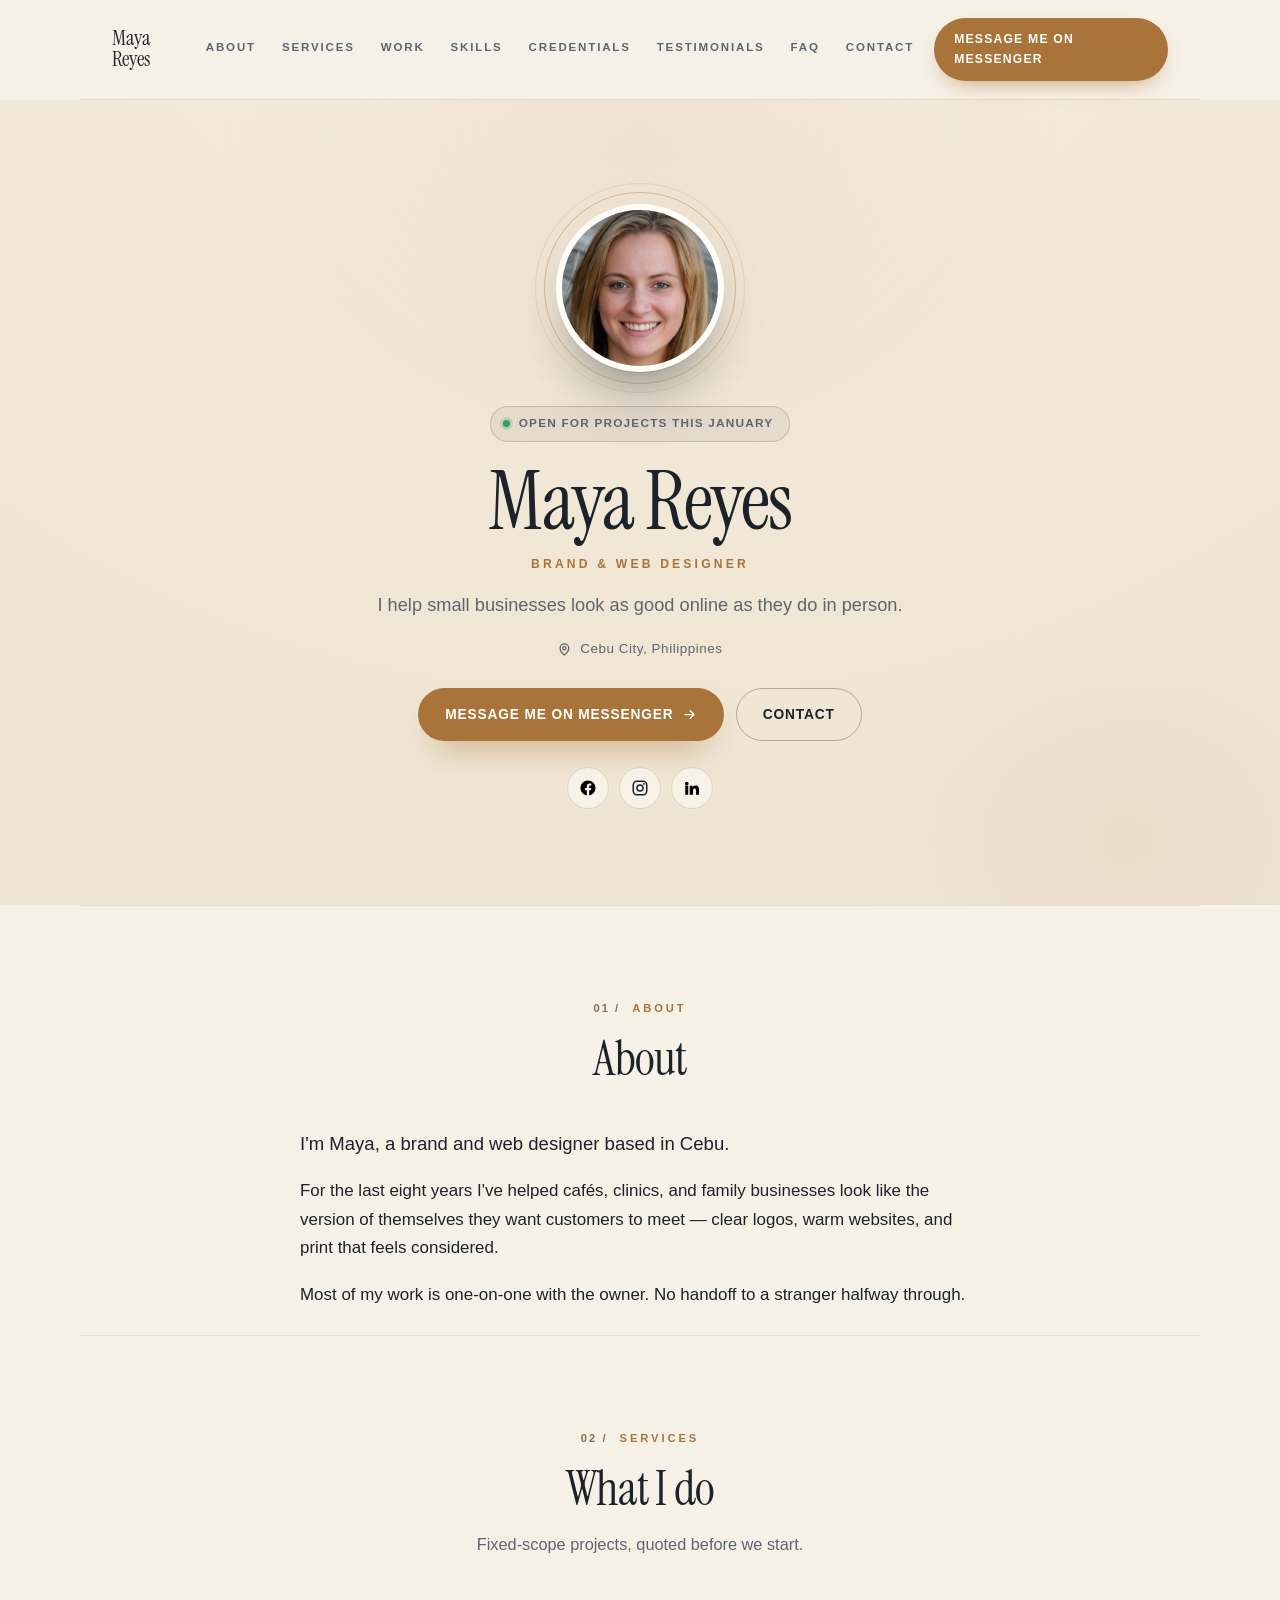
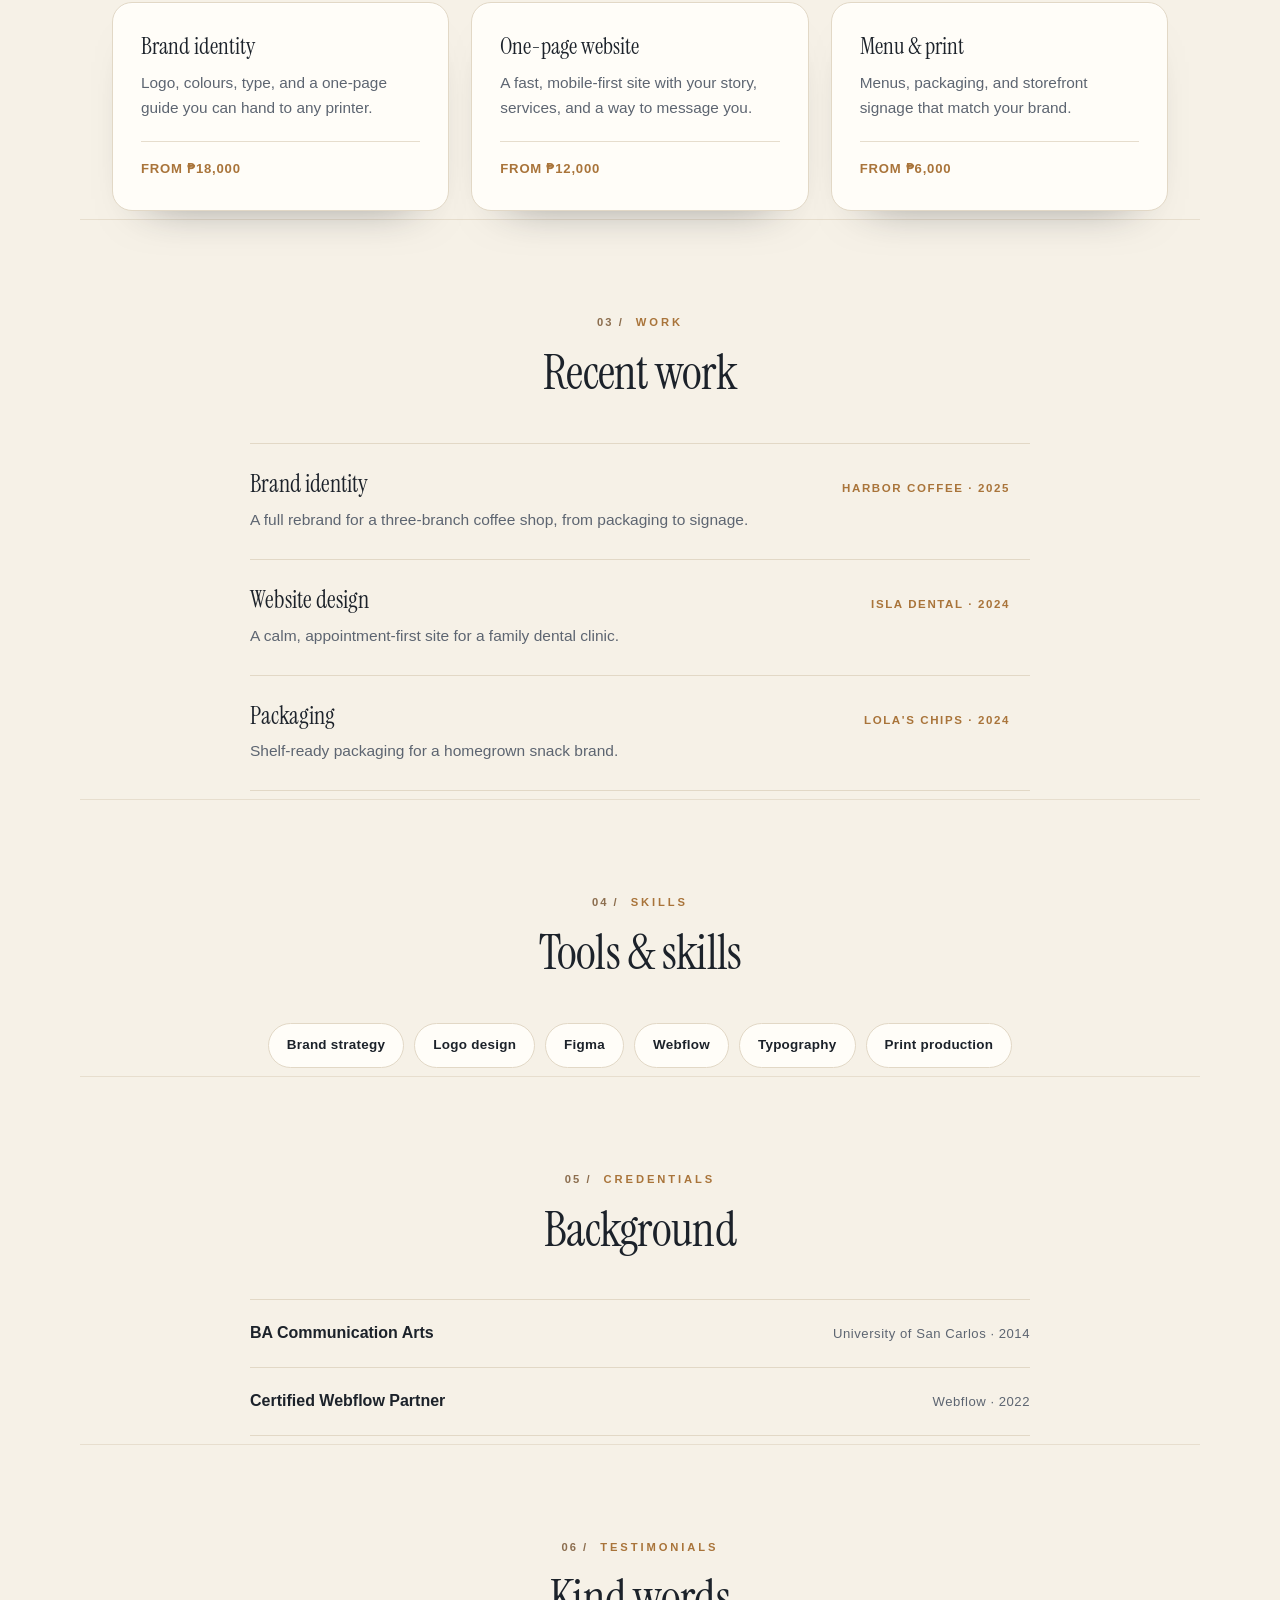
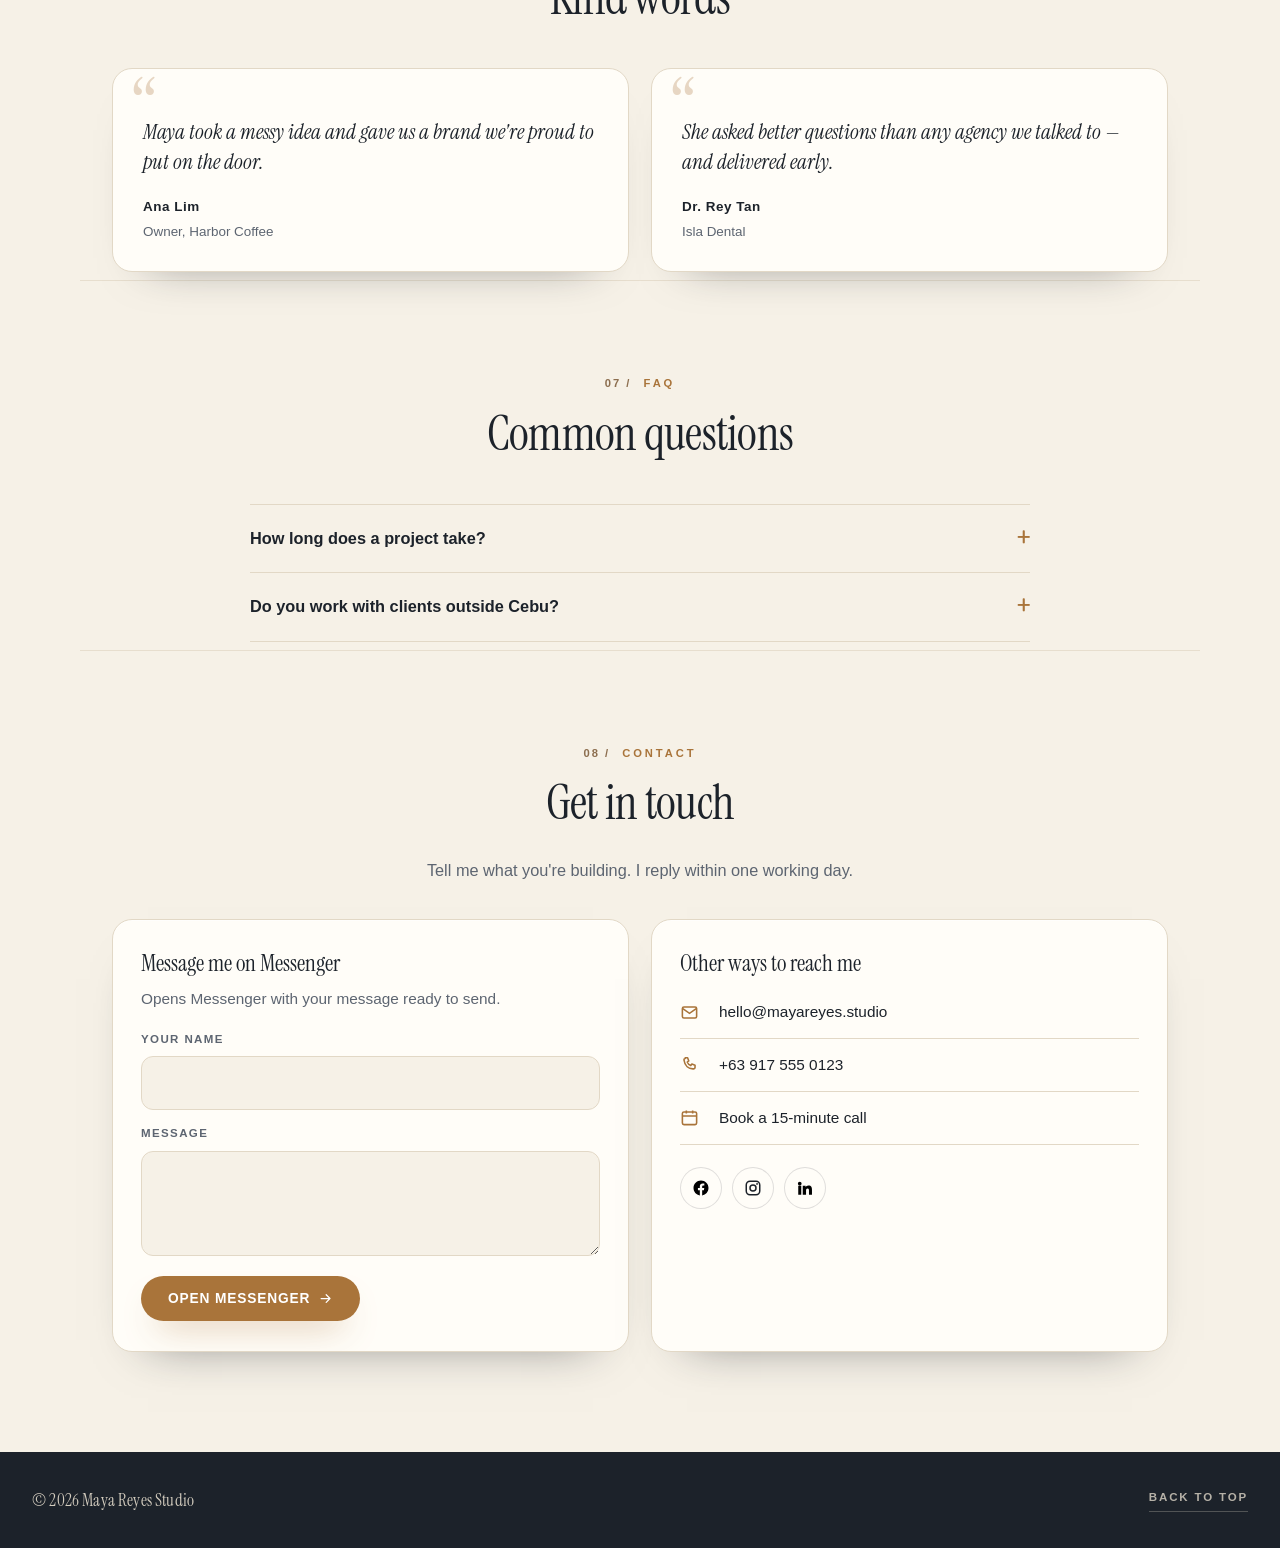
<file: templates/profile/style1/index.html>
<!DOCTYPE html>
<html lang="en">
<head>
  <meta charset="UTF-8">
  <meta name="viewport" content="width=device-width, initial-scale=1">
  <title>Profile</title>
  <meta name="description" content="">
  <link rel="stylesheet" href="style.css">
</head>
<body>
  <div id="rp-app"></div>
  <script src="assets/rp-profile.js"></script>
  <script src="main.js"></script>
  <script src="assets/rp-site-link.js" defer></script>
</body>
</html>
</file>
<file: templates/profile/style1/style.css>
/* style1 — Identity: warm, centred, quietly luxurious. */

@font-face {
  font-family: 'Instrument Serif';
  font-style: normal;
  font-weight: 400;
  font-display: swap;
  src: url('assets/instrument-serif-400.woff2') format('woff2');
  unicode-range: U+0000-00FF, U+0131, U+0152-0153, U+02BB-02BC, U+02C6, U+02DA, U+02DC, U+0304, U+0308, U+0329, U+2000-206F, U+20AC, U+2122, U+2191, U+2193, U+2212, U+2215, U+FEFF, U+FFFD;
}
@font-face {
  font-family: 'Instrument Serif';
  font-style: normal;
  font-weight: 400;
  font-display: swap;
  src: url('assets/instrument-serif-400-ext.woff2') format('woff2');
  unicode-range: U+0100-02BA, U+02BD-02C5, U+02C7-02CC, U+02CE-02D7, U+02DD-02FF, U+0304, U+0308, U+0329, U+1D00-1DBF, U+1E00-1E9F, U+1EF2-1EFF, U+2020, U+20A0-20AB, U+20AD-20C4, U+2113, U+2C60-2C7F, U+A720-A7FF;
}
@font-face {
  font-family: 'Instrument Serif';
  font-style: italic;
  font-weight: 400;
  font-display: swap;
  src: url('assets/instrument-serif-400-italic.woff2') format('woff2');
  unicode-range: U+0000-00FF, U+0131, U+0152-0153, U+02BB-02BC, U+02C6, U+02DA, U+02DC, U+0304, U+0308, U+0329, U+2000-206F, U+20AC, U+2122, U+2191, U+2193, U+2212, U+2215, U+FEFF, U+FFFD;
}

:root {
  --pf-bg: #f6f1e7;
  --pf-ink: #1c222a;
  --pf-muted: #5d6571;
  --pf-line: #e2d8c6;
  --pf-card: #fffdf8;
  --pf-accent: #a9743a;
  --pf-accent-ink: #ffffff;
  --pf-hero-bg: radial-gradient(90% 120% at 50% -30%, #fbf5e9 0%, #f1e8d7 52%, #efe5d3 100%);
  --pf-hero-ink: #1c222a;
  --pf-hero-muted: #5d6571;
  --pf-footer-bg: #1c222a;
  --pf-footer-ink: #f1e8d7;
  --pf-radius: 20px;
  --pf-max: 1120px;
  --pf-display: 'Instrument Serif', ui-serif, Georgia, 'Times New Roman', serif;
  --pf-body: -apple-system, BlinkMacSystemFont, 'Segoe UI', Roboto, 'Helvetica Neue', Arial, sans-serif;
}

*, *::before, *::after { box-sizing: border-box; }
html { scroll-behavior: smooth; }
body {
  margin: 0;
  background: var(--pf-bg);
  color: var(--pf-ink);
  font-family: var(--pf-body);
  font-size: 16px;
  line-height: 1.68;
  -webkit-font-smoothing: antialiased;
  text-rendering: optimizeLegibility;
}
img { max-width: 100%; display: block; }
a { color: inherit; }
::selection { background: color-mix(in srgb, var(--pf-accent) 26%, transparent); }
.pf-sr {
  position: absolute; width: 1px; height: 1px; padding: 0; margin: -1px;
  overflow: hidden; clip: rect(0 0 0 0); white-space: nowrap; border: 0;
}
.pf-icon { width: 1.1em; height: 1.1em; display: inline-block; vertical-align: -0.15em; flex: none; }
.pf-icon--inline { margin-right: 8px; }
.pf-icon--btn { margin-left: 8px; transition: transform .2s ease; }
.pf-btn:hover .pf-icon--btn { transform: translateX(3px); }

/* nav */
.pf-nav {
  position: sticky; top: 0; z-index: 20;
  display: flex; align-items: center; justify-content: space-between; gap: 20px;
  max-width: var(--pf-max); margin: 0 auto; padding: 18px 32px;
  background: color-mix(in srgb, var(--pf-bg) 76%, transparent);
  -webkit-backdrop-filter: blur(14px) saturate(1.1);
  backdrop-filter: blur(14px) saturate(1.1);
  border-bottom: 1px solid color-mix(in srgb, var(--pf-line) 90%, transparent);
}
.pf-nav__brand {
  font-family: var(--pf-display); font-size: 1.34rem; font-weight: 400;
  text-decoration: none; letter-spacing: .005em; line-height: 1;
}
.pf-nav__links { display: flex; gap: 26px; font-size: .72rem; letter-spacing: .16em; text-transform: uppercase; }
.pf-nav__links a {
  text-decoration: none; color: var(--pf-muted); font-weight: 600;
  padding-bottom: 3px; border-bottom: 1px solid transparent;
  transition: color .18s ease, border-color .18s ease;
}
.pf-nav__links a:hover { color: var(--pf-ink); border-bottom-color: var(--pf-accent); }
.pf-nav__cta {
  text-decoration: none; font-size: .76rem; font-weight: 700; letter-spacing: .1em;
  text-transform: uppercase; padding: 11px 20px; border-radius: 999px;
  background: var(--pf-accent); color: var(--pf-accent-ink);
  box-shadow: 0 10px 24px -12px color-mix(in srgb, var(--pf-accent) 80%, transparent);
  transition: transform .18s ease, box-shadow .18s ease;
}
.pf-nav__cta:hover {
  transform: translateY(-1px);
  box-shadow: 0 16px 30px -12px color-mix(in srgb, var(--pf-accent) 80%, transparent);
}

/* hero */
.pf-hero {
  position: relative; overflow: hidden; isolation: isolate;
  background: var(--pf-hero-bg);
  color: var(--pf-hero-ink);
  padding: 104px 32px 96px;
}
.pf-hero::after {
  content: ''; position: absolute; inset: 0; z-index: -1; pointer-events: none;
  background:
    radial-gradient(46% 60% at 50% 4%, color-mix(in srgb, var(--pf-accent) 10%, transparent), transparent 72%),
    radial-gradient(30% 40% at 88% 92%, color-mix(in srgb, var(--pf-accent) 7%, transparent), transparent 70%);
}
.pf-hero__cover {
  position: absolute; inset: 0; z-index: -1;
  background-size: cover; background-position: center;
  opacity: .16; filter: saturate(.85) contrast(1.02);
  -webkit-mask-image: linear-gradient(180deg, #000 30%, transparent 100%);
  mask-image: linear-gradient(180deg, #000 30%, transparent 100%);
}
.pf-hero__inner {
  position: relative; max-width: 820px; margin: 0 auto;
  display: flex; flex-direction: column; align-items: center; text-align: center;
}
.pf-hero__media { position: relative; margin-bottom: 34px; }
.pf-hero__media::before {
  content: ''; position: absolute; inset: -12px; border-radius: 50%;
  border: 1px solid color-mix(in srgb, var(--pf-accent) 40%, transparent);
}
.pf-hero__media::after {
  content: ''; position: absolute; inset: -21px; border-radius: 50%;
  border: 1px solid color-mix(in srgb, var(--pf-accent) 16%, transparent);
}
.pf-hero__photo {
  width: 168px; height: 168px; border-radius: 50%; object-fit: cover;
  border: 6px solid var(--pf-card);
  box-shadow:
    0 1px 0 color-mix(in srgb, var(--pf-ink) 12%, transparent),
    0 34px 60px -28px color-mix(in srgb, var(--pf-ink) 65%, transparent);
  background: var(--pf-card);
}
.pf-hero__photo--mono {
  display: grid; place-items: center;
  font-family: var(--pf-display); font-size: 3rem; font-weight: 400;
  color: var(--pf-accent); background: var(--pf-card); letter-spacing: .02em;
}
.pf-pill {
  display: inline-flex; align-items: center; gap: 9px;
  margin: 0 0 20px; padding: 7px 16px 7px 12px; border-radius: 999px;
  font-size: .74rem; font-weight: 600; letter-spacing: .1em; text-transform: uppercase;
  background: color-mix(in srgb, var(--pf-hero-ink) 5%, transparent);
  color: var(--pf-hero-muted);
  border: 1px solid color-mix(in srgb, var(--pf-hero-ink) 18%, transparent);
  -webkit-backdrop-filter: blur(8px);
  backdrop-filter: blur(8px);
}
.pf-pill__dot {
  width: 7px; height: 7px; border-radius: 50%; background: #2f9e63;
  box-shadow: 0 0 0 3px color-mix(in srgb, #2f9e63 22%, transparent);
}
.pf-hero__name {
  margin: 0 0 14px; font-family: var(--pf-display);
  font-size: clamp(3.1rem, 7.6vw, 5.1rem); line-height: .96; font-weight: 400;
  letter-spacing: -.022em;
}
.pf-hero__headline {
  margin: 0 0 16px; font-size: .76rem; font-weight: 700;
  letter-spacing: .26em; text-transform: uppercase; color: var(--pf-accent);
}
.pf-hero__tagline {
  margin: 0 auto 18px; max-width: 54ch; font-size: 1.14rem; line-height: 1.6;
  color: var(--pf-hero-muted);
}
.pf-hero__location {
  display: inline-flex; align-items: center; margin: 0 0 28px;
  font-size: .84rem; letter-spacing: .04em; color: var(--pf-hero-muted);
}
.pf-hero__actions { display: flex; flex-wrap: wrap; justify-content: center; gap: 12px; margin-bottom: 26px; }

.pf-btn {
  display: inline-flex; align-items: center; justify-content: center;
  padding: 14px 26px; border-radius: 999px; border: 1px solid transparent;
  font-size: .86rem; font-weight: 700; letter-spacing: .06em; text-transform: uppercase;
  text-decoration: none; cursor: pointer;
  transition: transform .2s ease, box-shadow .2s ease, background .2s ease, color .2s ease, border-color .2s ease;
}
.pf-btn:hover { transform: translateY(-2px); }
.pf-btn--solid {
  background: var(--pf-accent); color: var(--pf-accent-ink);
  box-shadow: 0 18px 34px -18px color-mix(in srgb, var(--pf-accent) 85%, transparent);
}
.pf-btn--solid:hover { box-shadow: 0 24px 40px -18px color-mix(in srgb, var(--pf-accent) 90%, transparent); }
.pf-btn--ghost {
  background: transparent; border-color: color-mix(in srgb, var(--pf-hero-ink) 30%, transparent);
  color: var(--pf-hero-ink);
}
.pf-btn--ghost:hover { border-color: var(--pf-hero-ink); background: color-mix(in srgb, var(--pf-hero-ink) 6%, transparent); }

.pf-social { display: flex; flex-wrap: wrap; gap: 10px; }
.pf-social--hero { justify-content: center; }
.pf-social__link {
  display: inline-flex; align-items: center; justify-content: center;
  width: 42px; height: 42px; border-radius: 50%;
  background: color-mix(in srgb, var(--pf-card) 55%, transparent);
  color: var(--pf-ink); border: 1px solid color-mix(in srgb, var(--pf-ink) 14%, transparent);
  text-decoration: none;
  transition: background .2s ease, color .2s ease, transform .2s ease, border-color .2s ease;
}
.pf-social__link:hover {
  background: var(--pf-accent); color: var(--pf-accent-ink);
  border-color: var(--pf-accent); transform: translateY(-3px);
}
.pf-social__link .pf-icon { width: 18px; height: 18px; }

/* sections */
.pf-main { counter-reset: pf-section; }
.pf-section {
  counter-increment: pf-section;
  max-width: var(--pf-max); margin: 0 auto;
  padding: 88px 32px 8px;
  scroll-margin-top: 86px;
}
.pf-section:not(:first-of-type) { border-top: 1px solid color-mix(in srgb, var(--pf-line) 75%, transparent); }
.pf-section__head { max-width: 660px; margin: 0 auto 44px; text-align: center; }
.pf-eyebrow {
  display: inline-flex; align-items: center; gap: 12px;
  margin: 0 0 16px; font-size: .7rem; font-weight: 700;
  letter-spacing: .26em; text-transform: uppercase; color: var(--pf-accent);
}
.pf-eyebrow::before {
  content: counter(pf-section, decimal-leading-zero) ' / '; letter-spacing: .18em;
  color: color-mix(in srgb, var(--pf-accent) 62%, var(--pf-muted));
}
.pf-section__title {
  margin: 0; font-family: var(--pf-display);
  font-size: clamp(2rem, 4.4vw, 3rem); line-height: 1.06; font-weight: 400;
  letter-spacing: -.015em;
}
.pf-section__intro { margin-top: 16px; color: var(--pf-muted); font-size: 1.02rem; }
.pf-section__intro p { margin: 0 0 8px; }

.pf-prose { max-width: 680px; margin: 0 auto; font-size: 1.06rem; color: var(--pf-ink); }
.pf-prose p { margin: 0 0 18px; }
.pf-prose p:first-child { font-size: 1.16rem; line-height: 1.62; color: var(--pf-ink); }

.pf-grid { display: grid; gap: 22px; }
.pf-grid--cards { grid-template-columns: repeat(auto-fit, minmax(250px, 1fr)); }
.pf-grid--quotes { grid-template-columns: repeat(auto-fit, minmax(300px, 1fr)); }

.pf-card {
  position: relative; overflow: hidden;
  background: var(--pf-card); border: 1px solid var(--pf-line);
  border-radius: var(--pf-radius); padding: 30px 28px;
  box-shadow: 0 1px 0 color-mix(in srgb, #ffffff 60%, transparent) inset,
              0 24px 48px -36px color-mix(in srgb, var(--pf-ink) 60%, transparent);
  transition: transform .25s cubic-bezier(.2, .7, .2, 1), box-shadow .25s ease, border-color .25s ease;
}
.pf-card::before {
  content: ''; position: absolute; inset: 0 0 auto; height: 2px;
  background: var(--pf-accent); transform: scaleX(0); transform-origin: left;
  transition: transform .35s cubic-bezier(.2, .7, .2, 1);
}
.pf-card:hover {
  transform: translateY(-4px); border-color: color-mix(in srgb, var(--pf-accent) 32%, var(--pf-line));
  box-shadow: 0 32px 60px -40px color-mix(in srgb, var(--pf-ink) 70%, transparent);
}
.pf-card:hover::before { transform: scaleX(1); }
.pf-card__title {
  margin: 0 0 10px; font-family: var(--pf-display);
  font-size: 1.44rem; line-height: 1.15; font-weight: 400;
}
.pf-card__text { margin: 0; color: var(--pf-muted); font-size: .96rem; }
.pf-card__foot {
  display: flex; align-items: center; justify-content: space-between; gap: 12px;
  margin-top: 20px; padding-top: 16px;
  border-top: 1px solid color-mix(in srgb, var(--pf-line) 85%, transparent);
}
.pf-price { font-size: .82rem; font-weight: 700; letter-spacing: .06em; text-transform: uppercase; color: var(--pf-accent); }
.pf-link {
  font-size: .82rem; font-weight: 700; letter-spacing: .06em; text-transform: uppercase;
  text-decoration: none; color: var(--pf-ink); display: inline-flex; align-items: center;
}
.pf-link:hover { color: var(--pf-accent); }

/* work */
.pf-work-list { max-width: 780px; margin: 0 auto; }
.pf-work {
  position: relative; padding: 26px 20px 26px 0;
  border-top: 1px solid var(--pf-line);
  transition: padding-left .25s ease;
}
.pf-work::before {
  content: ''; position: absolute; left: 0; top: 50%; width: 3px; height: 0;
  border-radius: 3px; background: var(--pf-accent); transform: translateY(-50%);
  transition: height .25s ease;
}
.pf-work:hover { padding-left: 18px; }
.pf-work:hover::before { height: 60%; }
.pf-work:last-child { border-bottom: 1px solid var(--pf-line); }
.pf-work__head { display: flex; flex-wrap: wrap; align-items: baseline; justify-content: space-between; gap: 6px 20px; }
.pf-work__role { margin: 0; font-family: var(--pf-display); font-size: 1.5rem; line-height: 1.2; font-weight: 400; }
.pf-work__meta {
  margin: 0; font-size: .72rem; font-weight: 700; letter-spacing: .14em;
  text-transform: uppercase; color: var(--pf-accent);
}
.pf-work__text { margin: 8px 0 0; color: var(--pf-muted); font-size: .97rem; max-width: 62ch; }

/* skills */
.pf-chips { list-style: none; display: flex; flex-wrap: wrap; justify-content: center; gap: 10px; margin: 0; padding: 0; }
.pf-chip {
  padding: 10px 18px; border-radius: 999px; font-size: .84rem; font-weight: 600;
  letter-spacing: .02em; background: var(--pf-card); border: 1px solid var(--pf-line);
  color: var(--pf-ink); transition: border-color .2s ease, color .2s ease, transform .2s ease;
}
.pf-chip:hover { border-color: var(--pf-accent); color: var(--pf-accent); transform: translateY(-2px); }

/* credentials */
.pf-credentials { list-style: none; max-width: 780px; margin: 0 auto; padding: 0; }
.pf-credential {
  display: flex; flex-wrap: wrap; align-items: baseline; justify-content: space-between; gap: 4px 20px;
  padding: 20px 0; border-top: 1px solid var(--pf-line);
  transition: padding-left .2s ease;
}
.pf-credential:hover { padding-left: 8px; }
.pf-credential:last-child { border-bottom: 1px solid var(--pf-line); }
.pf-credential__title { font-weight: 600; font-size: 1rem; }
.pf-credential__meta { font-size: .82rem; letter-spacing: .04em; color: var(--pf-muted); }

/* quotes */
.pf-quote {
  position: relative; margin: 0; padding: 34px 30px 28px;
  background: var(--pf-card); border: 1px solid var(--pf-line);
  border-radius: var(--pf-radius);
  box-shadow: 0 24px 48px -38px color-mix(in srgb, var(--pf-ink) 60%, transparent);
}
.pf-quote::before {
  content: '\201C'; position: absolute; top: 4px; left: 22px;
  font-family: var(--pf-display); font-size: 5rem; line-height: 1;
  color: color-mix(in srgb, var(--pf-accent) 28%, transparent);
}
.pf-quote blockquote {
  position: relative; margin: 14px 0 18px;
  font-family: var(--pf-display); font-size: 1.32rem; line-height: 1.45;
  font-style: italic;
}
.pf-quote figcaption { display: flex; flex-direction: column; gap: 2px; font-size: .84rem; }
.pf-quote figcaption strong { font-weight: 700; letter-spacing: .04em; }
.pf-quote figcaption span { color: var(--pf-muted); }

/* faq */
.pf-faq-list { max-width: 780px; margin: 0 auto; }
.pf-faq { border-top: 1px solid var(--pf-line); }
.pf-faq:last-child { border-bottom: 1px solid var(--pf-line); }
.pf-faq summary {
  display: flex; align-items: center; justify-content: space-between; gap: 16px;
  padding: 20px 0; font-size: 1.02rem; font-weight: 600; cursor: pointer; list-style: none;
  transition: color .2s ease;
}
.pf-faq summary:hover { color: var(--pf-accent); }
.pf-faq summary::-webkit-details-marker { display: none; }
.pf-faq summary::after {
  content: '+'; font-family: var(--pf-display); font-size: 1.7rem;
  color: var(--pf-accent); line-height: 1; transition: transform .25s ease;
}
.pf-faq[open] summary::after { content: '−'; transform: rotate(180deg); }
.pf-faq p { margin: 0 0 22px; color: var(--pf-muted); max-width: 66ch; }

/* contact */
.pf-contact__intro { max-width: 620px; margin: -16px auto 34px; text-align: center; color: var(--pf-muted); font-size: 1.02rem; }
.pf-contact__grid { display: grid; gap: 22px; grid-template-columns: repeat(auto-fit, minmax(310px, 1fr)); }
.pf-messenger .pf-card__text { margin-bottom: 18px; }
.pf-form { display: grid; gap: 14px; }
.pf-form label {
  display: grid; gap: 7px; font-size: .72rem; font-weight: 700;
  letter-spacing: .12em; text-transform: uppercase; color: var(--pf-muted);
}
.pf-form input, .pf-form textarea {
  width: 100%; padding: 13px 15px; border-radius: 12px;
  border: 1px solid var(--pf-line); background: var(--pf-bg); color: var(--pf-ink);
  font: inherit; font-size: .96rem; letter-spacing: 0;
  transition: border-color .18s ease, box-shadow .18s ease, background .18s ease;
}
.pf-form input:focus, .pf-form textarea:focus {
  outline: none; background: var(--pf-card);
  border-color: var(--pf-accent);
  box-shadow: 0 0 0 3px color-mix(in srgb, var(--pf-accent) 18%, transparent);
}
.pf-form .pf-btn { justify-self: start; margin-top: 6px; }
.pf-channel-list { list-style: none; margin: 0 0 22px; padding: 0; display: grid; }
.pf-channel-list a {
  display: flex; align-items: center; gap: 12px;
  padding: 13px 0; text-decoration: none; font-size: .96rem;
  border-bottom: 1px solid var(--pf-line);
  transition: color .18s ease, padding-left .18s ease;
}
.pf-channel-list a:hover { color: var(--pf-accent); padding-left: 5px; }
.pf-channel-list .pf-icon { color: var(--pf-accent); width: 19px; height: 19px; }

/* footer */
.pf-footer {
  margin-top: 92px; background: var(--pf-footer-bg); color: var(--pf-footer-ink);
  padding: 34px 32px; display: flex; align-items: center; justify-content: space-between;
  flex-wrap: wrap; gap: 12px; font-size: .8rem;
}
.pf-footer__line {
  margin: 0; font-family: var(--pf-display); font-size: 1.05rem;
  letter-spacing: .01em; opacity: .86;
}
.pf-footer__top {
  color: inherit; text-decoration: none; font-size: .72rem; font-weight: 700;
  letter-spacing: .16em; text-transform: uppercase; opacity: .72;
  border-bottom: 1px solid color-mix(in srgb, var(--pf-footer-ink) 35%, transparent);
  padding-bottom: 4px;
}
.pf-footer__top:hover { opacity: 1; border-bottom-color: var(--pf-footer-ink); }

@media (prefers-reduced-motion: reduce) {
  html { scroll-behavior: auto; }
  *, *::before, *::after { transition-duration: .001ms !important; }
}

@media (max-width: 760px) {
  /* Two rows on phones: brand + CTA on top, section links on a scrollable row
     below, so the nav stays usable instead of disappearing. */
  .pf-nav { flex-wrap: wrap; padding: 12px 20px 0; gap: 10px; row-gap: 0; }
  .pf-nav__brand { font-size: 1.2rem; }
  .pf-nav__links {
    order: 3; flex: 1 0 100%;
    display: flex; gap: 16px; padding: 10px 0 12px;
    overflow-x: auto; -webkit-overflow-scrolling: touch;
    scrollbar-width: none; white-space: nowrap;
    font-size: .64rem; letter-spacing: .12em;
  }
  .pf-nav__links::-webkit-scrollbar { display: none; }
  .pf-hero { padding: 68px 22px 64px; }
  .pf-hero__inner { max-width: 100%; }
  .pf-hero__media { margin-bottom: 26px; }
  .pf-hero__photo { width: 136px; height: 136px; }
  .pf-hero__name { font-size: clamp(2.7rem, 13vw, 3.6rem); }
  .pf-hero__tagline { font-size: 1.04rem; }
  .pf-section { padding: 64px 20px 8px; }
  .pf-section__head { margin-bottom: 34px; }
  .pf-prose p:first-child { font-size: 1.06rem; }
  .pf-work:hover, .pf-credential:hover { padding-left: 0; }
  .pf-work::before { display: none; }
  .pf-footer { margin-top: 60px; padding: 26px 20px; }
  .pf-footer__line { font-size: 1rem; }
}
</file>
